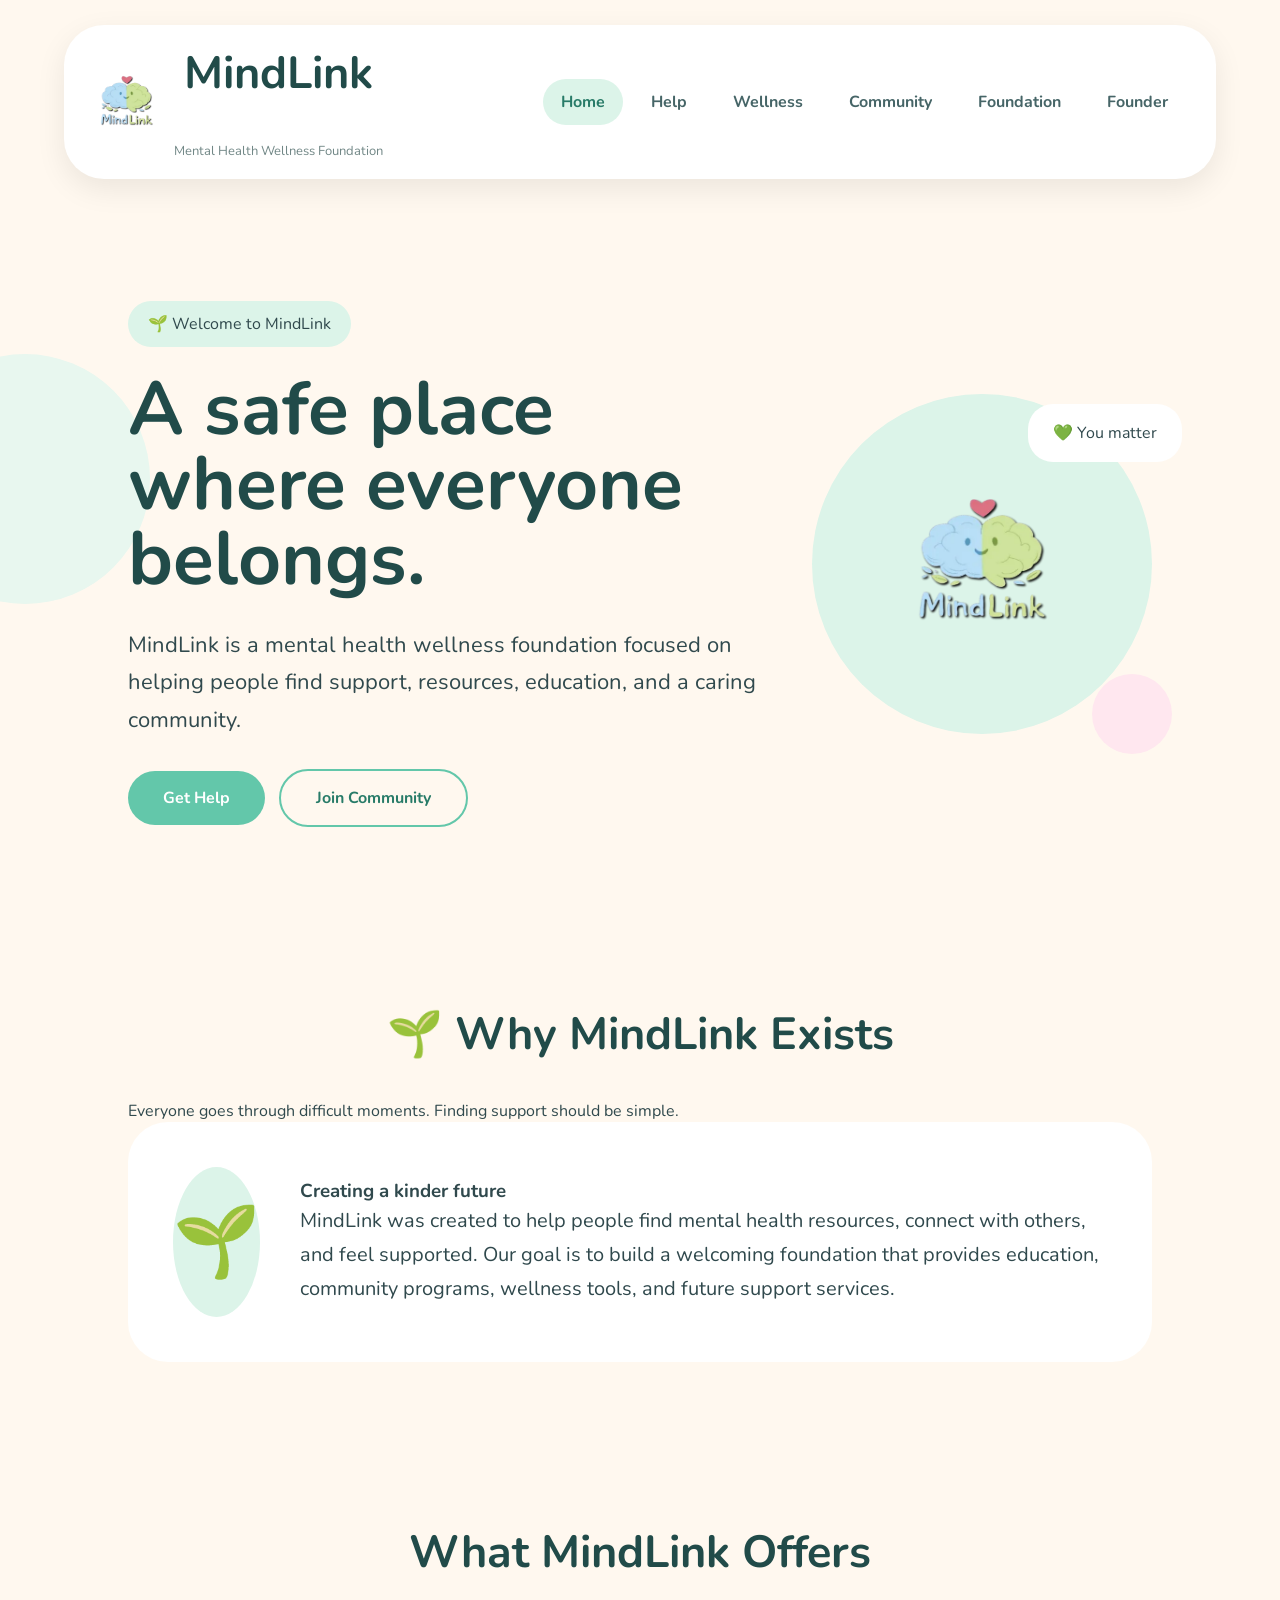
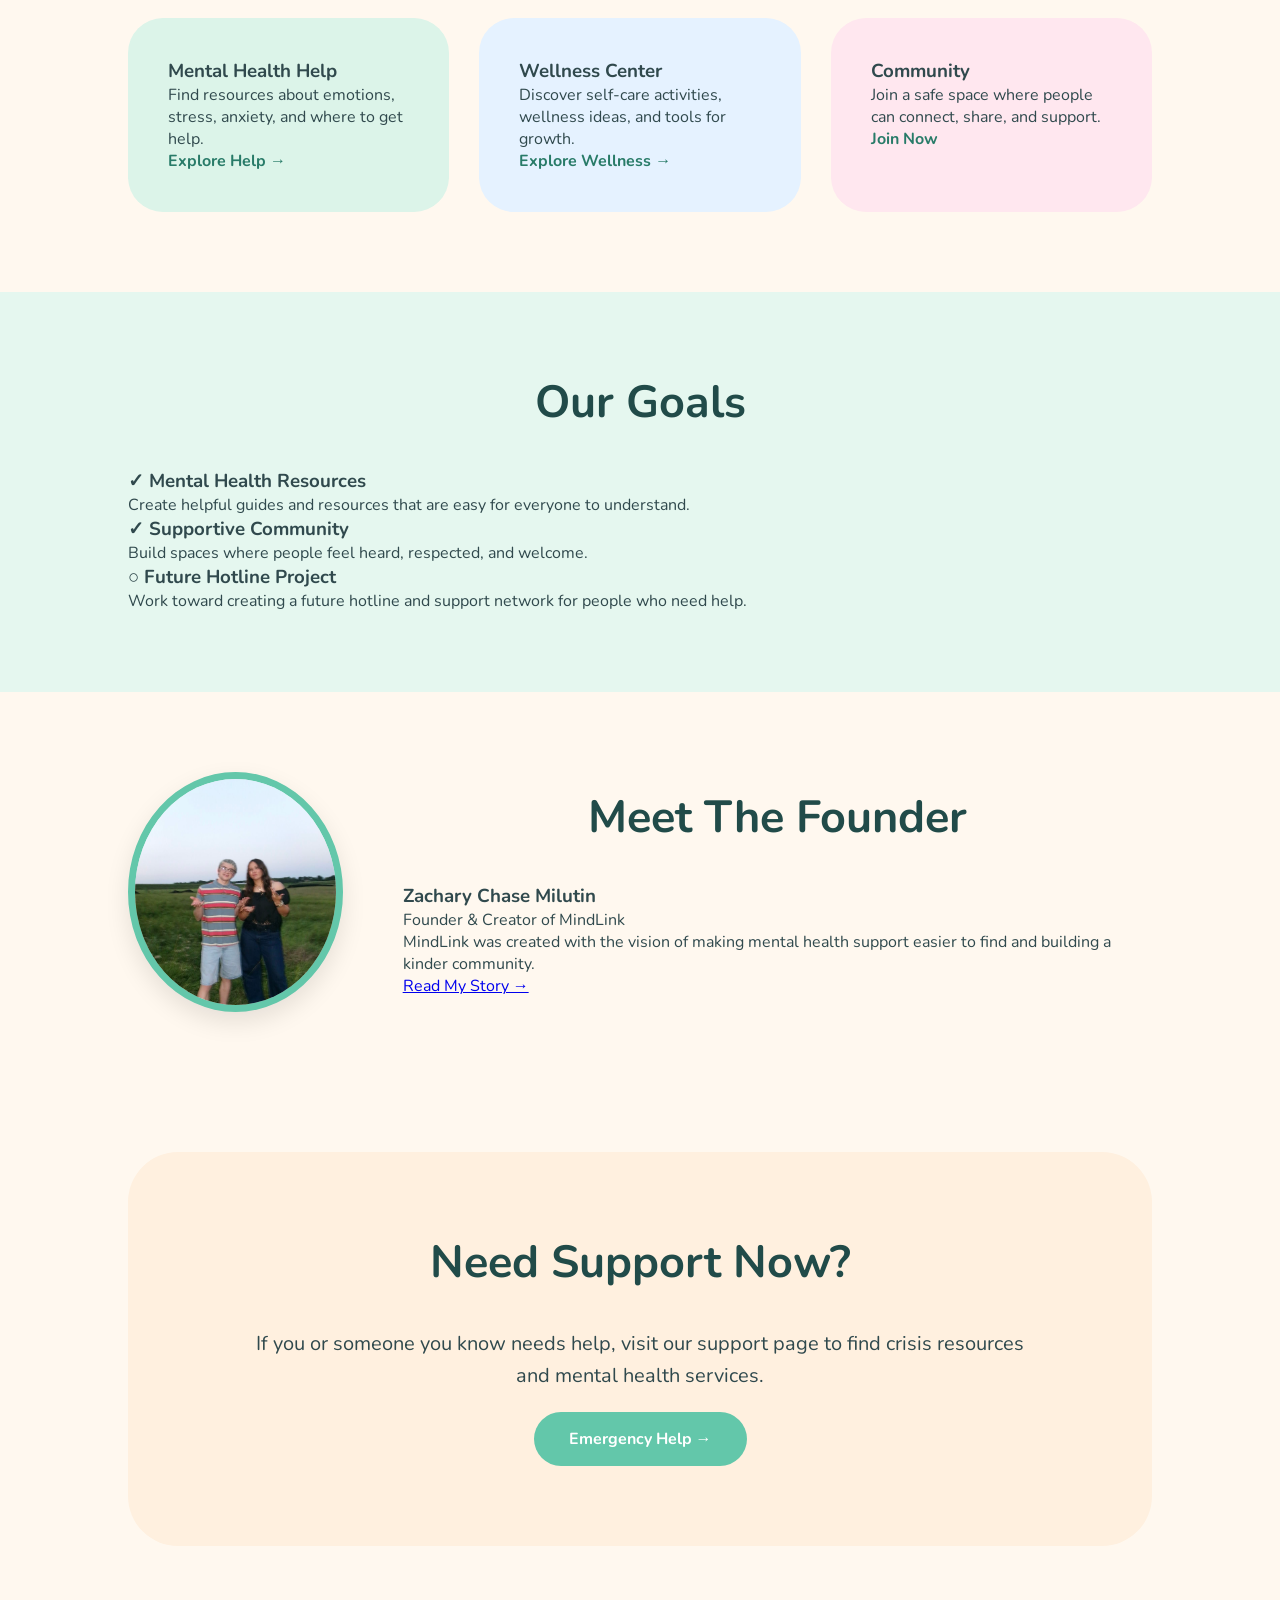
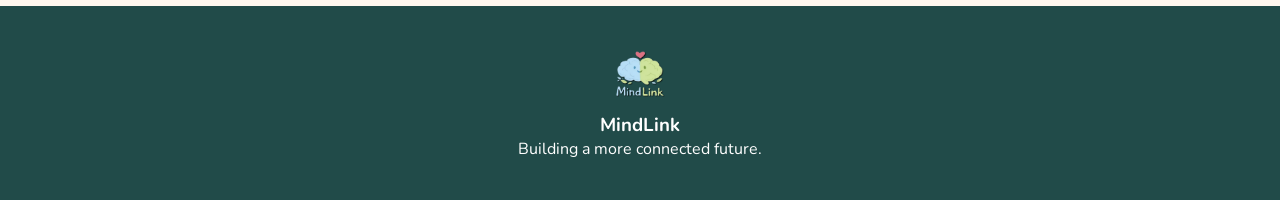
<file: index.html>
<!DOCTYPE html>
<html lang="en">

<head>

<meta charset="UTF-8">
<meta name="viewport" content="width=device-width, initial-scale=1.0">

<title>MindLink | Mental Health Wellness Foundation</title>

<link href="https://fonts.googleapis.com/css2?family=Nunito:wght@400;700;900&display=swap" rel="stylesheet">

<link rel="stylesheet" href="style.css">

</head>


<body>


<header class="navbar">

<div class="logo-area">

<img src="logo.png" alt="MindLink Logo">
<div>
<h2>MindLink</h2>
<span>Mental Health Wellness Foundation</span>
</div>

</div>


<nav>

<a class="active" href="index.html">Home</a>
<a href="help.html">Help</a>
<a href="wellness.html">Wellness</a>
<a href="community.html">Community</a>
<a href="foundation.html">Foundation</a>
<a href="founder.html">Founder</a>

</nav>

</header>




<section class="hero">


<div class="hero-text">


<div class="welcome-tag">
🌱 Welcome to MindLink
</div>


<h1>
A safe place<br>
where everyone belongs.
</h1>


<p>
MindLink is a mental health wellness foundation
focused on helping people find support,
resources, education, and a caring community.
</p>


<div class="hero-buttons">

<a href="help.html">
Get Help
</a>


<a href="community.html">
Join Community
</a>


</div>


</div>



<div class="hero-picture">

<div class="bubble">
💚 You matter
</div>


<div class="illustration">

<img src="logo.png" alt="MindLink Logo">

</div>


</div>


</section>








<section class="mission">


<div class="section-title">

<h2>
🌱 Why MindLink Exists
</h2>

<p>
Everyone goes through difficult moments.
Finding support should be simple.
</p>

</div>



<div class="story-box">


<div class="story-image">
🌱
</div>



<div>

<h3>
Creating a kinder future
</h3>


<p>
MindLink was created to help people
find mental health resources, connect
with others, and feel supported.

Our goal is to build a welcoming
foundation that provides education,
community programs, wellness tools,
and future support services.
</p>


</div>


</div>


</section>








<section class="services">


<h2>
What MindLink Offers
</h2>



<div class="service-grid">



<div class="service-card green">

<div class="icon">

</div>

<h3>
Mental Health Help
</h3>


<p>
Find resources about emotions,
stress, anxiety, and where to get help.
</p>


<a href="help.html">
Explore Help →
</a>


</div>







<div class="service-card blue">

<div class="icon">

</div>


<h3>
Wellness Center
</h3>


<p>
Discover self-care activities,
wellness ideas, and tools for growth.
</p>


<a href="wellness.html">
Explore Wellness →
</a>


</div>







<div class="service-card pink">

<div class="icon">

</div>


<h3>
Community
</h3>


<p>
Join a safe space where people
can connect, share, and support.
</p>


<a href="https://discord.gg/MCFGhWHumT" class="join-btn">Join Now</a>


</div>



</div>


</section>








<section class="goals">


<h2>
Our Goals
</h2>



<div class="goal-container">


<div class="goal-item">

<h3>
✓ Mental Health Resources
</h3>

<p>
Create helpful guides and resources
that are easy for everyone to understand.
</p>

</div>



<div class="goal-item">

<h3>
✓ Supportive Community
</h3>

<p>
Build spaces where people feel heard,
respected, and welcome.
</p>

</div>




<div class="goal-item future">

<h3>
○ Future Hotline Project
</h3>

<p>
Work toward creating a future hotline
and support network for people who need help.
</p>

</div>


</div>


</section>








<section class="founder">


<div class="founder-photo">

<img src="founder.png">" alt="Zachary Chase Milutin - Founder of MindLink">

</div>


<div class="founder-text">


<h2>
Meet The Founder
</h2>


<h3>
Zachary Chase Milutin
</h3>


<p>
Founder & Creator of MindLink
</p>


<p>
MindLink was created with the vision
of making mental health support easier
to find and building a kinder community.
</p>


<a href="founder.html">
Read My Story →
</a>


</div>


</section>







<section class="help-now">


<div class="help-icon">

</div>


<h2>
Need Support Now?
</h2>


<p>
If you or someone you know needs help,
visit our support page to find crisis
resources and mental health services.
</p>


<a href="help.html">
Emergency Help →
</a>


</section>







<footer>


<img src="logo.png">

<h3>
MindLink
</h3>


<p>
Building a more connected future.
</p>


</footer>



</body>

</html>
</file>
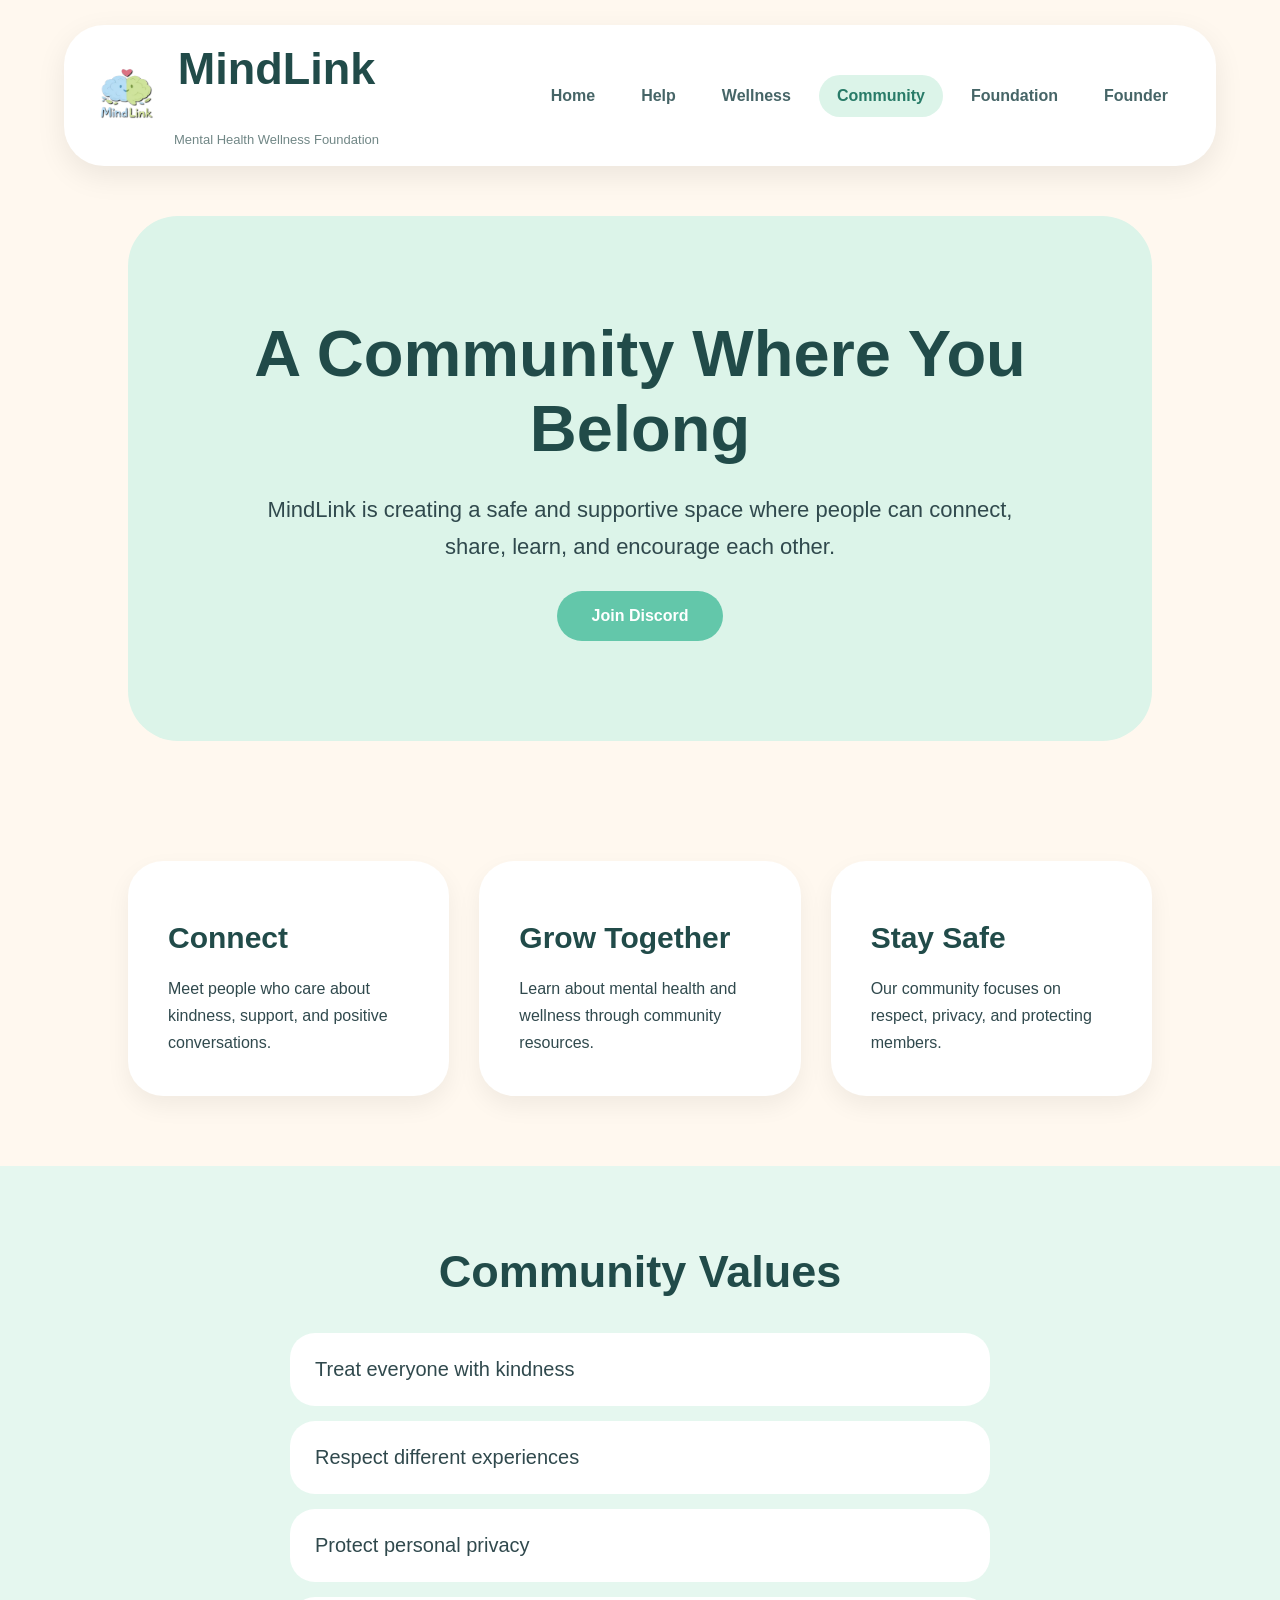
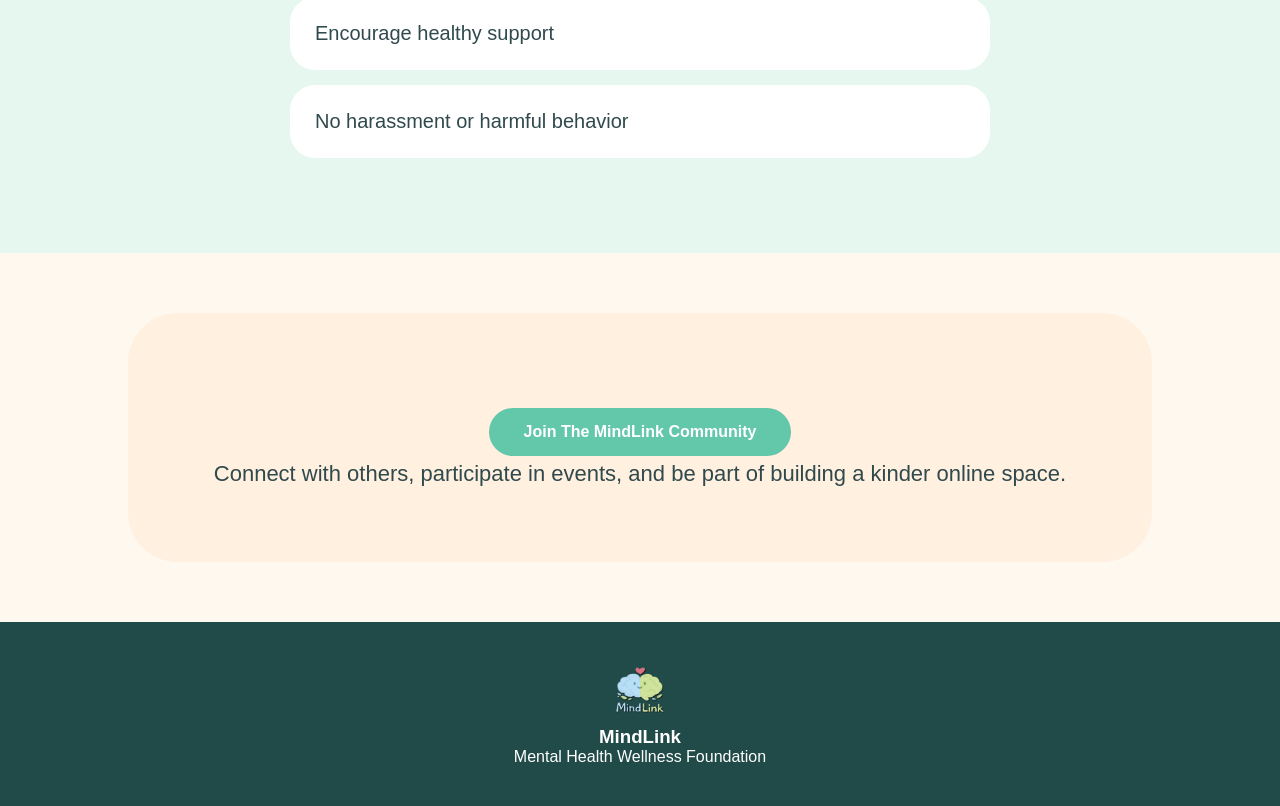
<file: community.html>
<!DOCTYPE html>
<html lang="en">

<head>

<meta charset="UTF-8">
<meta name="viewport" content="width=device-width, initial-scale=1.0">

<title>MindLink | Community</title>

<link rel="stylesheet" href="style.css">
<link rel="stylesheet" href="community.css">

</head>


<body>


<header class="navbar">

<div class="logo-area">

<img src="logo.png" alt="MindLink Logo">

<div>
<h2>MindLink</h2>
<span>Mental Health Wellness Foundation</span>
</div>

</div>


<nav>

<a href="index.html">Home</a>
<a href="help.html">Help</a>
<a href="wellness.html">Wellness</a>
<a class="active" href="community.html">Community</a>
<a href="foundation.html">Foundation</a>
<a href="founder.html">Founder</a>

</nav>

</header>






<section class="community-hero">

<h1>
A Community Where You Belong
</h1>

<p>
MindLink is creating a safe and supportive
space where people can connect, share,
learn, and encourage each other.
</p>


<a href="https://discord.gg/MCFGhWHumT" class="join-btn">Join Discord</a>

</section>







<section class="community-cards">


<div class="community-card">

<div>

</div>

<h2>
Connect
</h2>

<p>
Meet people who care about kindness,
support, and positive conversations.
</p>

</div>





<div class="community-card">

<div>

</div>

<h2>
Grow Together
</h2>

<p>
Learn about mental health and wellness
through community resources.
</p>

</div>





<div class="community-card">

<div>

</div>

<h2>
Stay Safe
</h2>

<p>
Our community focuses on respect,
privacy, and protecting members.
</p>

</div>


</section>







<section class="rules">


<h2>
Community Values
</h2>


<div class="rule-list">


<div>
Treat everyone with kindness
</div>


<div>
Respect different experiences
</div>


<div>
Protect personal privacy
</div>


<div>
Encourage healthy support
</div>


<div>
 No harassment or harmful behavior
</div>


</div>


</section>







<section class="discord-box">


<a href="https://discord.gg/MCFGhWHumT" class="join-btn">Join The MindLink Community</a>


<p>
Connect with others, participate in events,
and be part of building a kinder online space.
</p>




</section>







<footer>

<img src="logo.png" alt="MindLink Logo">

<h3>
MindLink
</h3>

<p>
Mental Health Wellness Foundation
</p>

</footer>


</body>

</html>
</file>
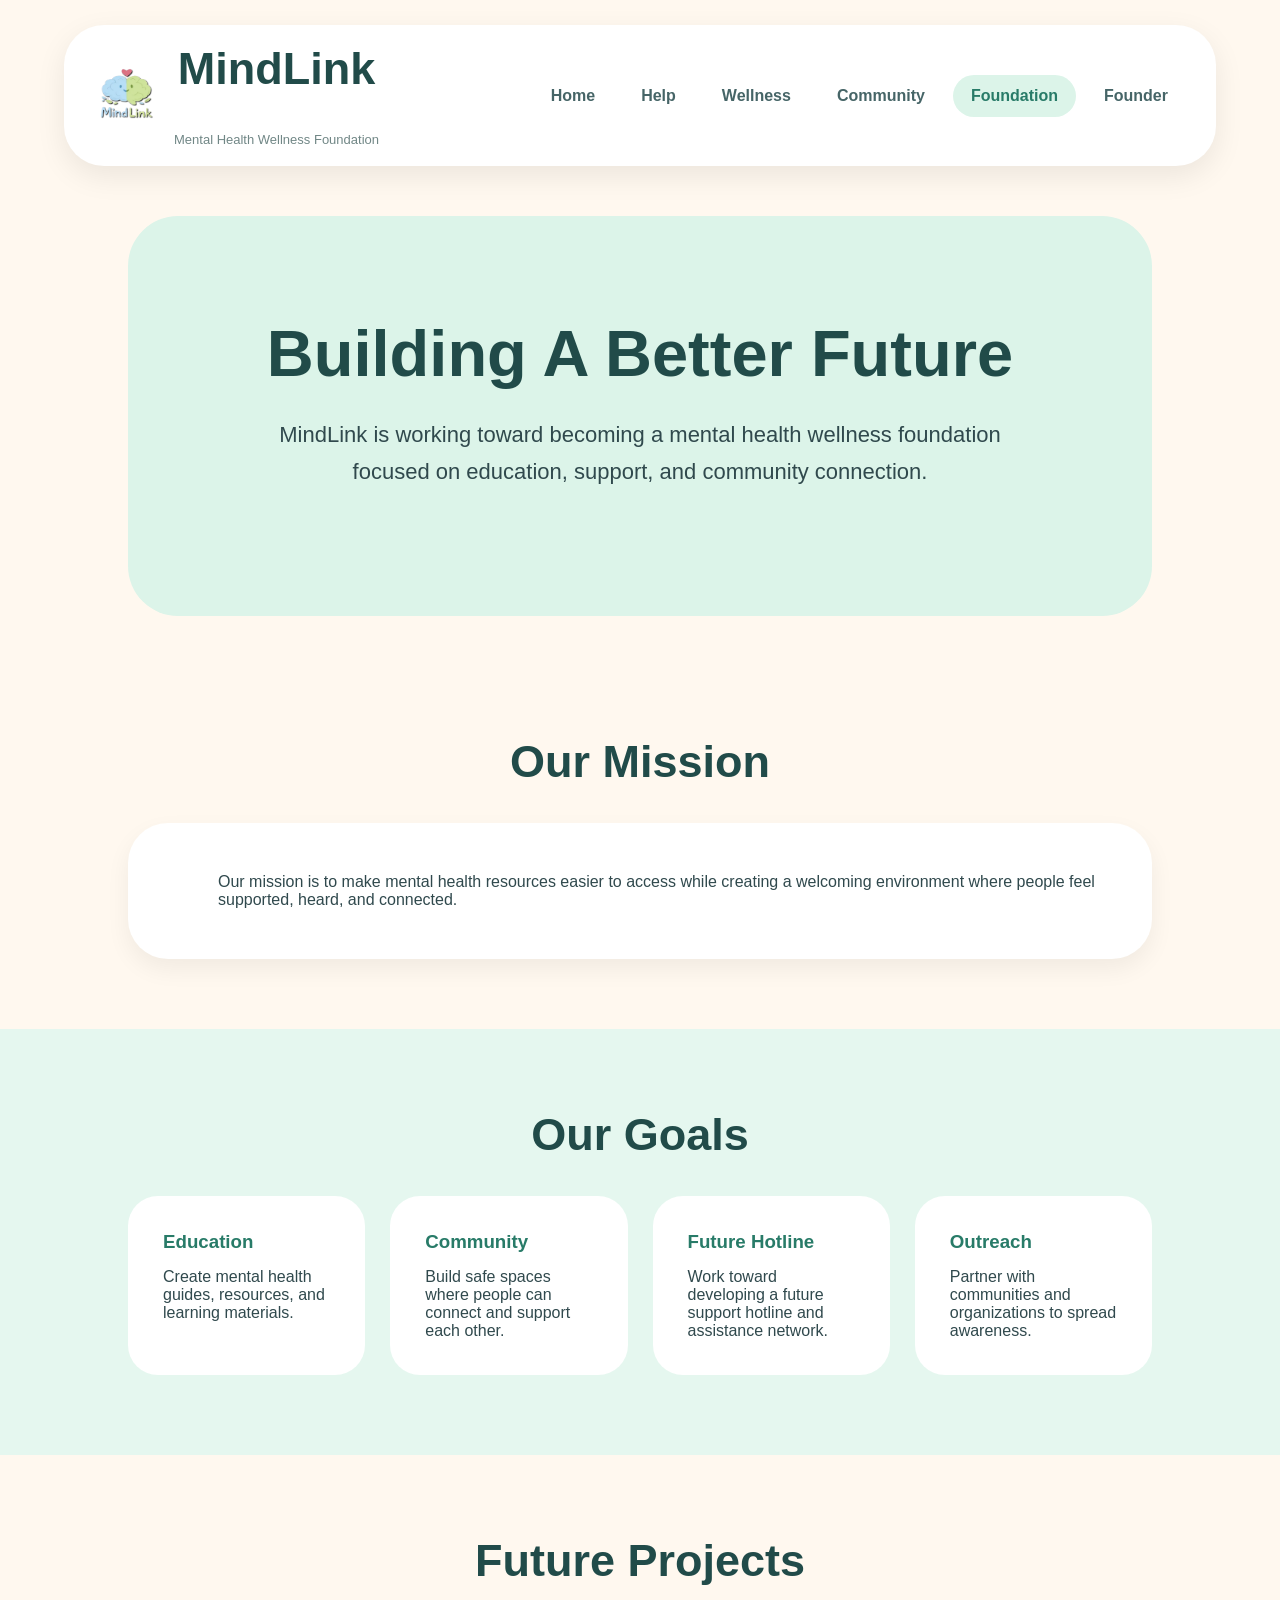
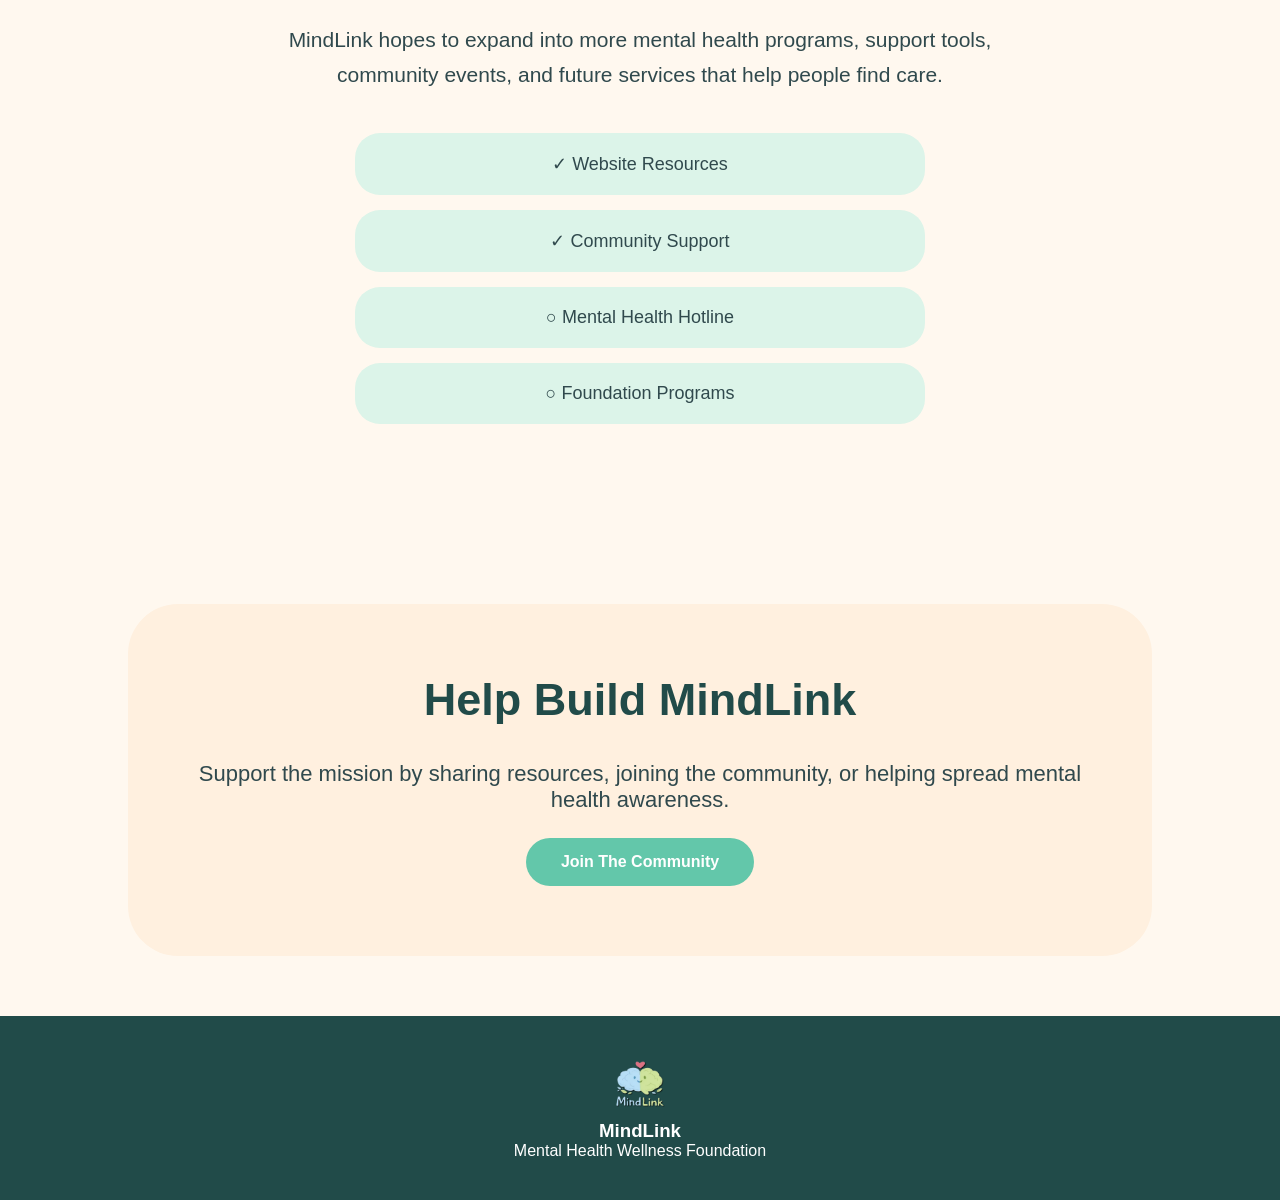
<file: foundation.html>
<!DOCTYPE html>
<html lang="en">

<head>

<meta charset="UTF-8">
<meta name="viewport" content="width=device-width, initial-scale=1.0">

<title>MindLink | Foundation</title>

<link rel="stylesheet" href="style.css">
<link rel="stylesheet" href="foundation.css">

</head>


<body>


<header class="navbar">


<div class="logo-area">

<img src="logo.png" alt="MindLink Logo">

<div>

<h2>MindLink</h2>

<span>
Mental Health Wellness Foundation
</span>

</div>

</div>



<nav>

<a href="index.html">Home</a>
<a href="help.html">Help</a>
<a href="wellness.html">Wellness</a>
<a href="community.html">Community</a>
<a class="active" href="foundation.html">Foundation</a>
<a href="founder.html">Founder</a>

</nav>


</header>







<section class="foundation-hero">


<h1>
Building A Better Future
</h1>


<p>
MindLink is working toward becoming a mental
health wellness foundation focused on education,
support, and community connection.
</p>


</section>








<section class="mission-section">


<h2>
Our Mission
</h2>


<div class="mission-box">


<div>

</div>


<p>
Our mission is to make mental health resources
easier to access while creating a welcoming
environment where people feel supported,
heard, and connected.
</p>


</div>


</section>








<section class="goals-section">


<h2>
Our Goals
</h2>



<div class="foundation-grid">


<div>

<h3>
Education
</h3>

<p>
Create mental health guides,
resources, and learning materials.
</p>

</div>




<div>

<h3>
Community
</h3>

<p>
Build safe spaces where people
can connect and support each other.
</p>

</div>





<div>

<h3>
Future Hotline
</h3>

<p>
Work toward developing a future
support hotline and assistance network.
</p>

</div>



<div>

<h3>
Outreach
</h3>

<p>
Partner with communities and
organizations to spread awareness.
</p>

</div>



</div>


</section>








<section class="future-project">


<h2>
Future Projects
</h2>


<p>

MindLink hopes to expand into more
mental health programs, support tools,
community events, and future services
that help people find care.

</p>


<div class="progress-box">


<div>
✓ Website Resources
</div>


<div>
✓ Community Support
</div>


<div>
○ Mental Health Hotline
</div>


<div>
○ Foundation Programs
</div>


</div>


</section>








<section class="support-foundation">


<h2>
Help Build MindLink
</h2>


<p>
Support the mission by sharing resources,
joining the community, or helping spread
mental health awareness.
</p>


<a href="community.html">
Join The Community
</a>


</section>








<footer>

<img src="logo.png" alt="MindLink Logo">

<h3>
MindLink
</h3>

<p>
Mental Health Wellness Foundation
</p>

</footer>


</body>

</html>
</file>
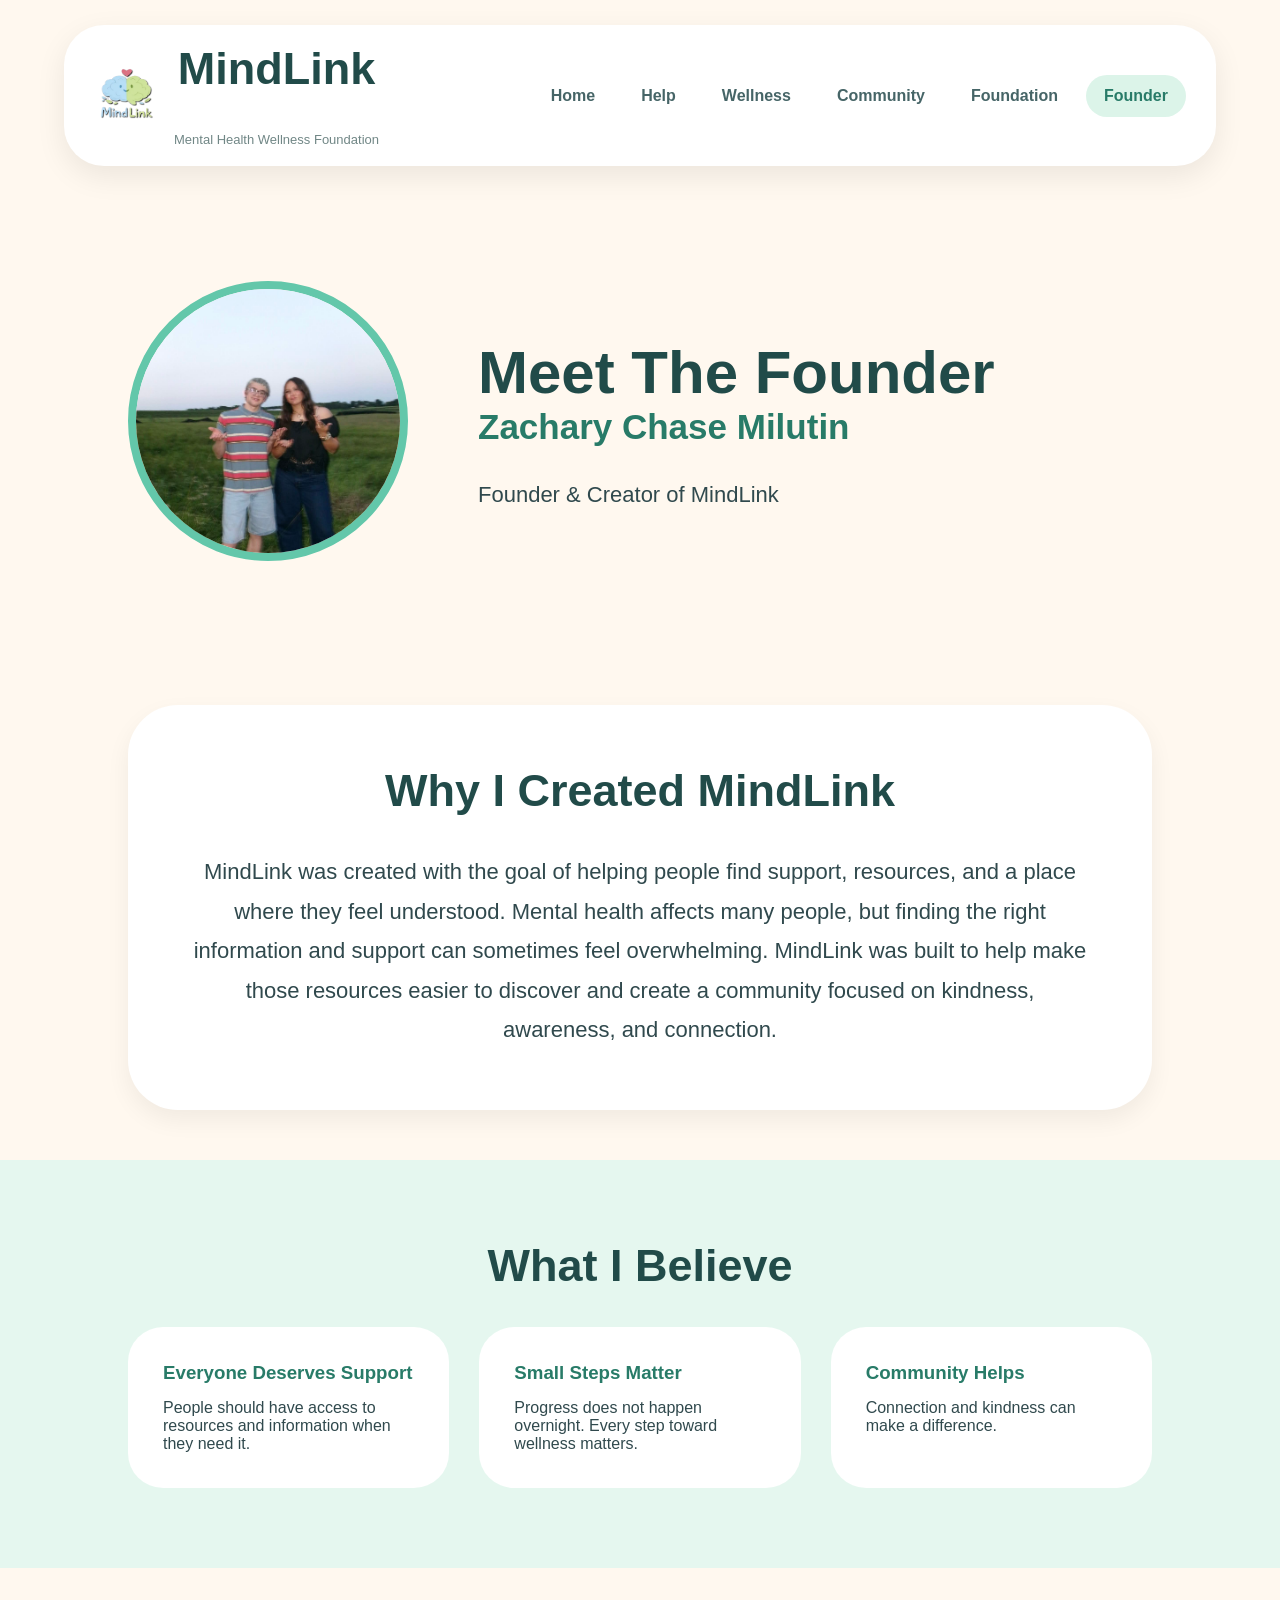
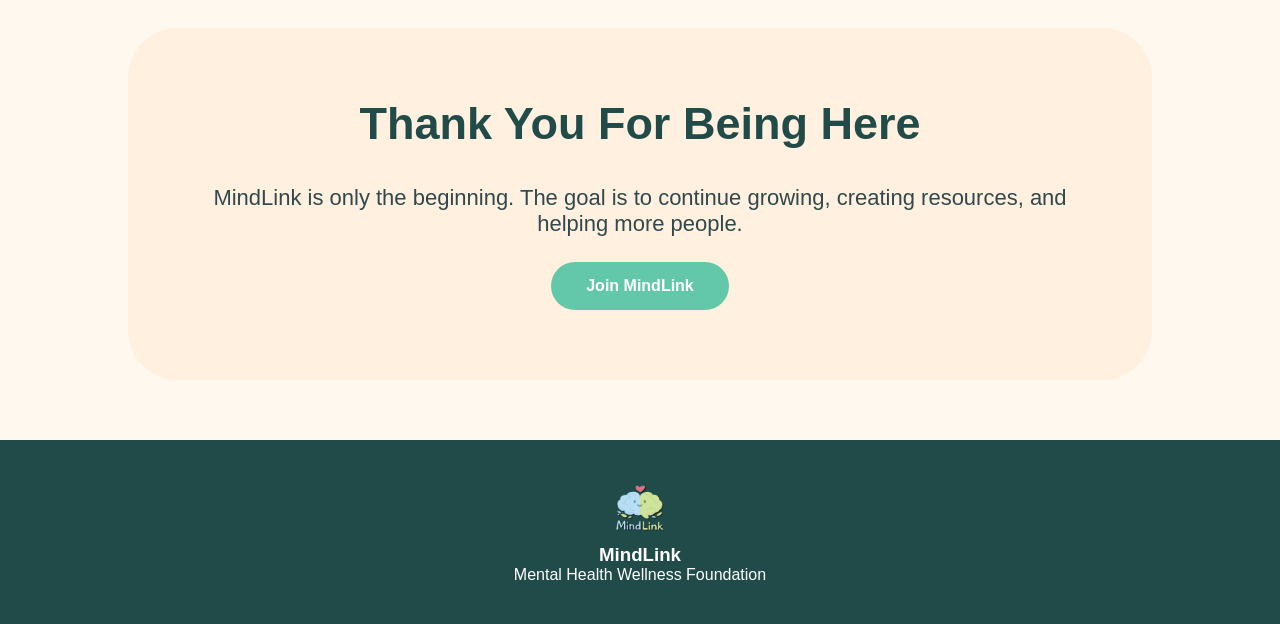
<file: founder.html>
<!DOCTYPE html>
<html lang="en">

<head>

<meta charset="UTF-8">
<meta name="viewport" content="width=device-width, initial-scale=1.0">

<title>MindLink | Founder</title>

<link rel="stylesheet" href="style.css">
<link rel="stylesheet" href="founder.css">

</head>


<body>



<header class="navbar">


<div class="logo-area">

<img src="logo.png" alt="MindLink Logo">

<div>

<h2>
MindLink
</h2>

<span>
Mental Health Wellness Foundation
</span>

</div>

</div>




<nav>

<a href="index.html">Home</a>
<a href="help.html">Help</a>
<a href="wellness.html">Wellness</a>
<a href="community.html">Community</a>
<a href="foundation.html">Foundation</a>
<a class="active" href="founder.html">Founder</a>

</nav>


</header>







<section class="founder-hero">


<div class="founder-picture">

<img src="founder.png">

</div>



<div class="founder-intro">


<h1>
Meet The Founder
</h1>


<h2>
Zachary Chase Milutin
</h2>


<p>
Founder & Creator of MindLink
</p>


</div>


</section>








<section class="founder-story">


<h2>
Why I Created MindLink
</h2>



<p>
MindLink was created with the goal of helping
people find support, resources, and a place
where they feel understood.

Mental health affects many people, but finding
the right information and support can sometimes
feel overwhelming.

MindLink was built to help make those resources
easier to discover and create a community
focused on kindness, awareness, and connection.
</p>


</section>








<section class="founder-values">


<h2>
What I Believe
</h2>



<div class="values-grid">


<div>

<h3>
Everyone Deserves Support
</h3>

<p>
People should have access to resources
and information when they need it.
</p>

</div>



<div>

<h3>
Small Steps Matter
</h3>

<p>
Progress does not happen overnight.
Every step toward wellness matters.
</p>

</div>



<div>

<h3>
Community Helps
</h3>

<p>
Connection and kindness can make a difference.
</p>

</div>


</div>


</section>








<section class="founder-message">


<h2>
Thank You For Being Here
</h2>


<p>
MindLink is only the beginning.
The goal is to continue growing,
creating resources, and helping more people.
</p>


<a href="https://discord.gg/MCFGhWHumT" class="join-btn">Join MindLink</a>


</section>








<footer>

<img src="logo.png" alt="MindLink Logo">

<h3>
MindLink
</h3>

<p>
Mental Health Wellness Foundation
</p>

</footer>


</body>

</html>
</file>
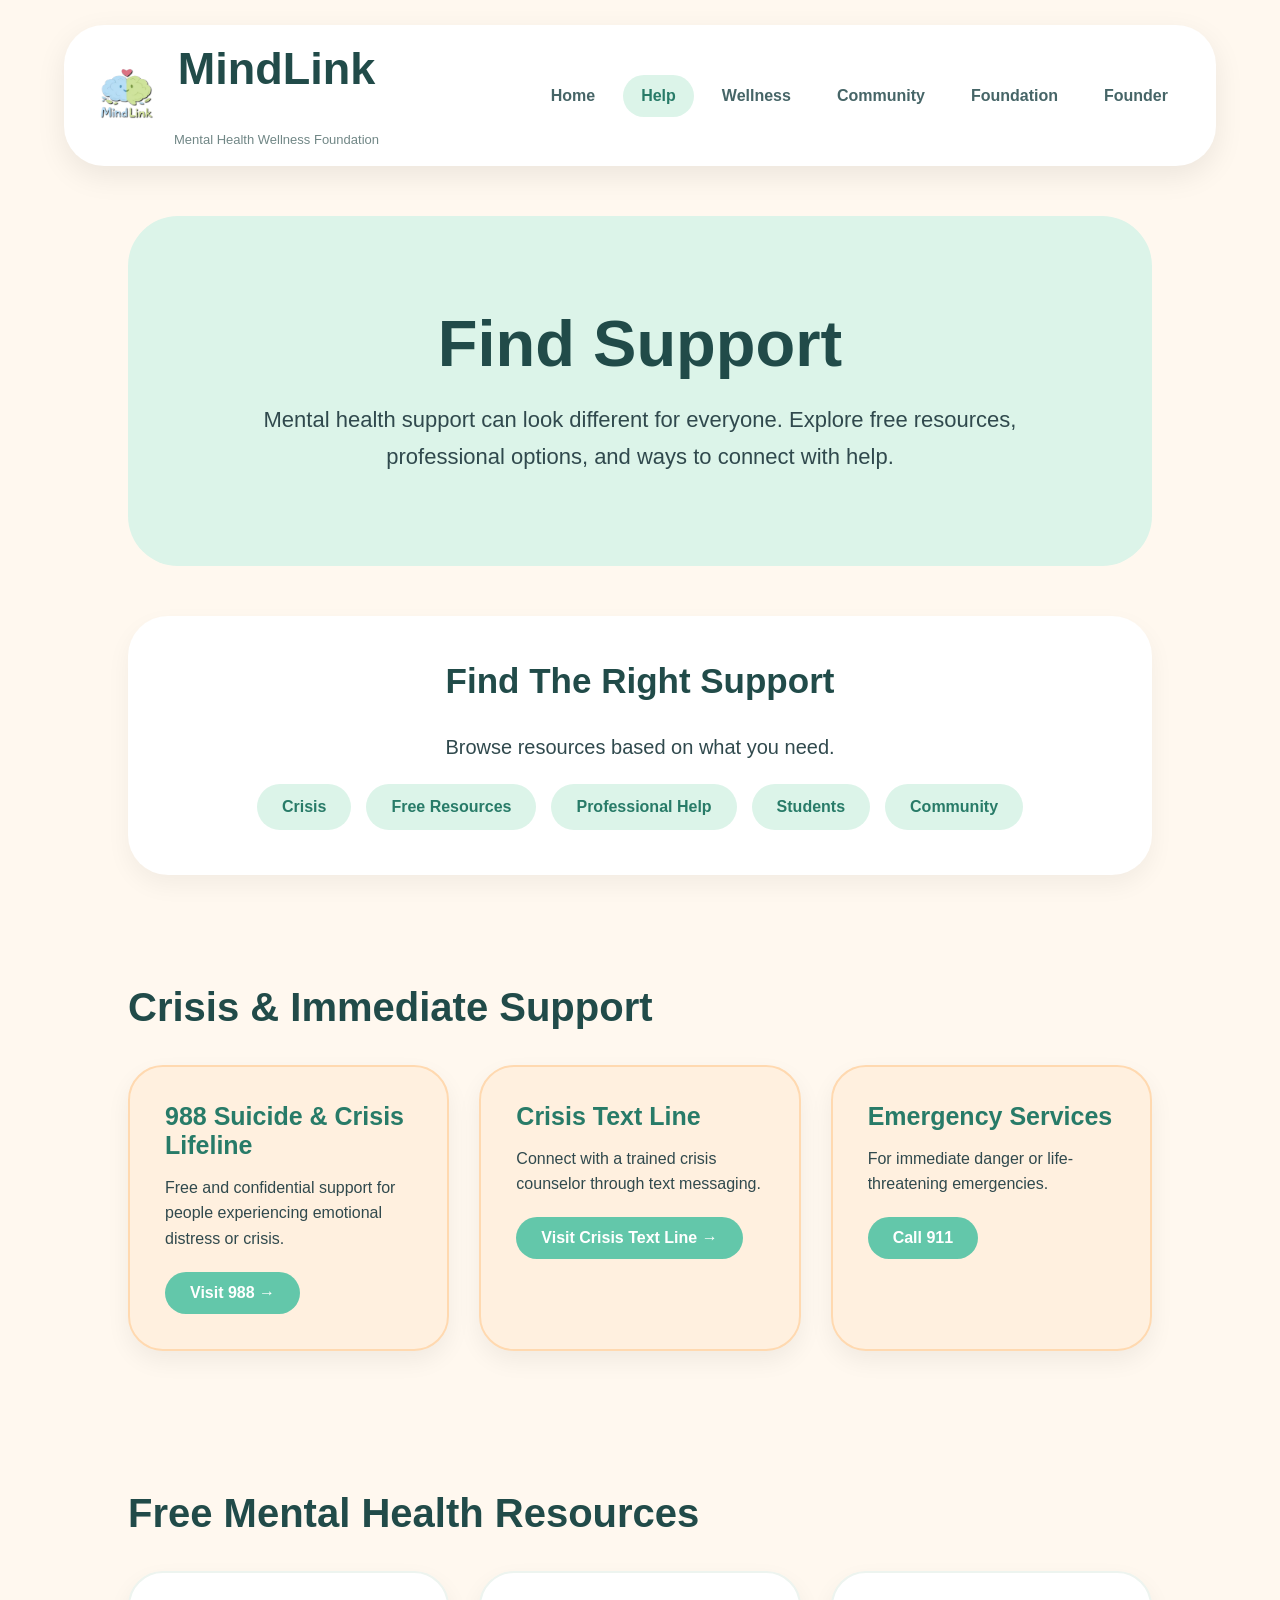
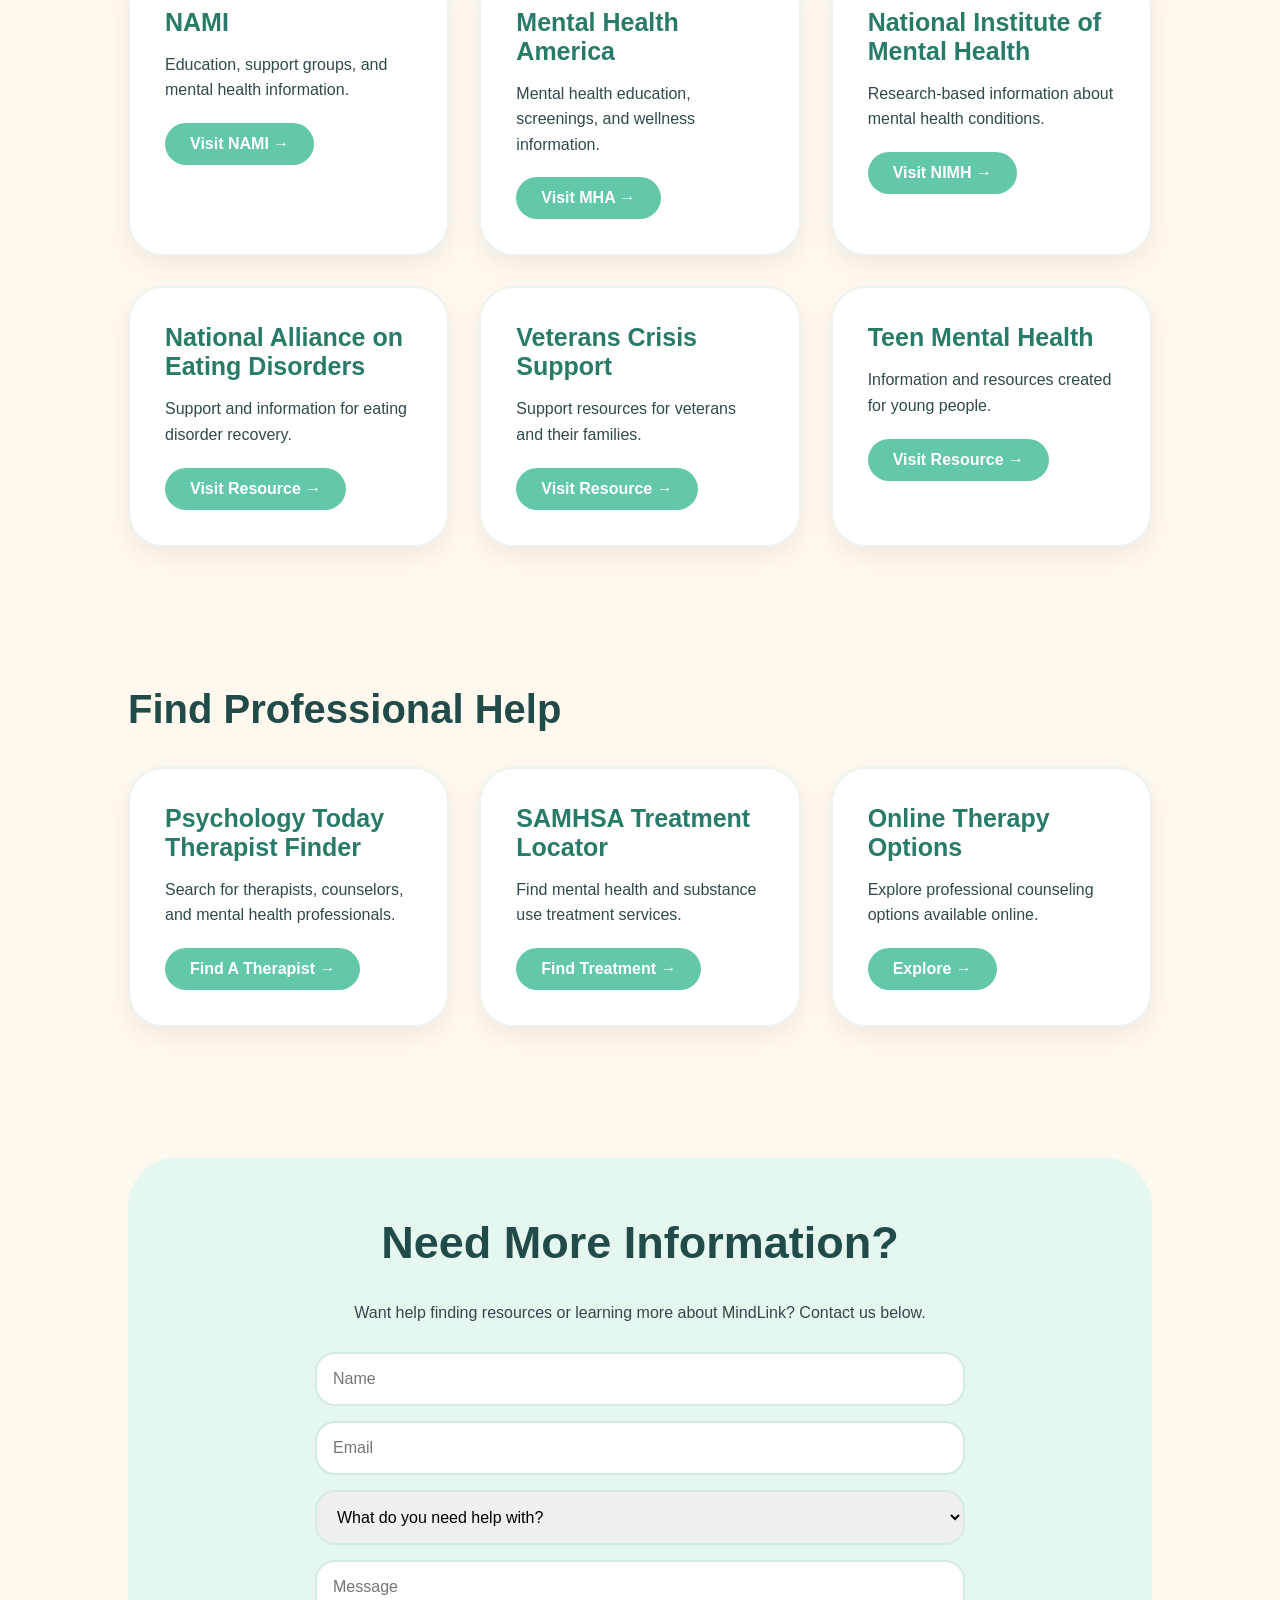
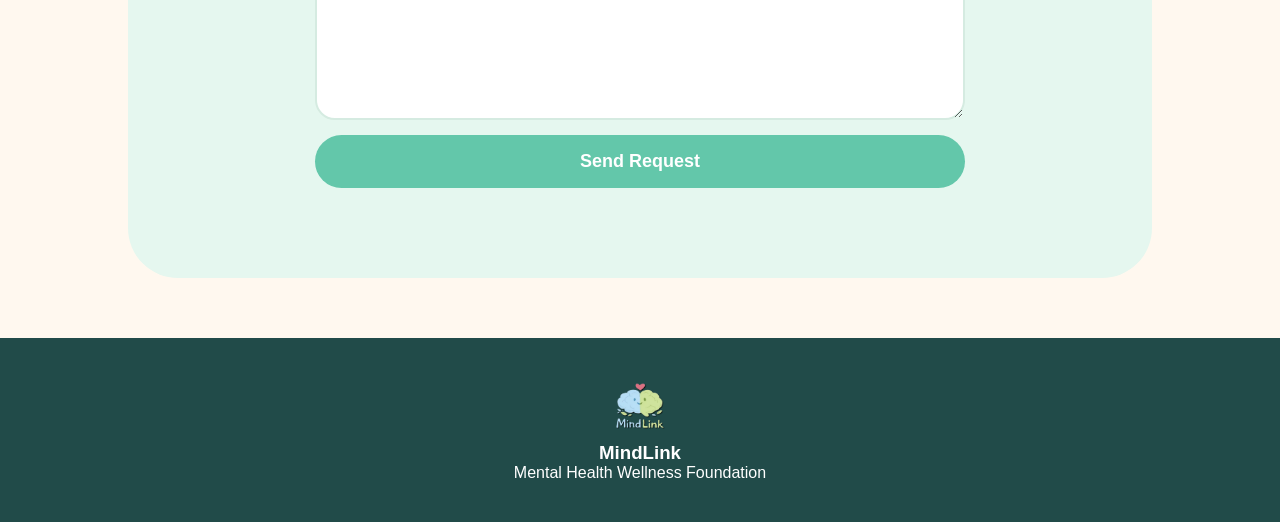
<file: help.html>
<!DOCTYPE html>
<html lang="en">

<head>

<meta charset="UTF-8">
<meta name="viewport" content="width=device-width, initial-scale=1.0">

<title>MindLink | Get Help</title>

<link rel="stylesheet" href="style.css">
<link rel="stylesheet" href="help.css">
</head>


<body>


<header class="navbar">

<div class="logo-area">

<img src="logo.png" alt="MindLink Logo">

<div>
<h2>MindLink</h2>
<span>Mental Health Wellness Foundation</span>
</div>

</div>


<nav>

<a href="index.html">Home</a>
<a class="active" href="help.html">Help</a>
<a href="wellness.html">Wellness</a>
<a href="community.html">Community</a>
<a href="foundation.html">Foundation</a>
<a href="founder.html">Founder</a>

</nav>

</header>





<section class="help-hero">

<h1>
Find Support
</h1>

<p>
Mental health support can look different for everyone.
Explore free resources, professional options,
and ways to connect with help.
</p>

</section>


<section class="resource-filter">

<h2>
Find The Right Support
</h2>

<p>
Browse resources based on what you need.
</p>


<div class="filter-buttons">

<button>
Crisis
</button>

<button>
Free Resources
</button>

<button>
Professional Help
</button>

<button>
Students
</button>

<button>
Community
</button>

</div>

</section>



<section class="resource-area">

<h2>Crisis & Immediate Support</h2>

<div class="resource-grid">


<div class="resource-card crisis">
<h3>988 Suicide & Crisis Lifeline</h3>
<p>
Free and confidential support for people experiencing emotional distress or crisis.
</p>
<a href="https://988lifeline.org/" target="_blank">
Visit 988 →
</a>
</div>



<div class="resource-card crisis">
<h3>Crisis Text Line</h3>
<p>
Connect with a trained crisis counselor through text messaging.
</p>
<a href="https://www.crisistextline.org/" target="_blank">
Visit Crisis Text Line →
</a>
</div>



<div class="resource-card crisis">
<h3>Emergency Services</h3>
<p>
For immediate danger or life-threatening emergencies.
</p>
<a href="#">
Call 911
</a>
</div>


</div>

</section>






<section class="resource-area">

<h2>Free Mental Health Resources</h2>

<div class="resource-grid">


<div class="resource-card">
<h3>NAMI</h3>
<p>
Education, support groups, and mental health information.
</p>
<a href="https://www.nami.org/" target="_blank">
Visit NAMI →
</a>
</div>



<div class="resource-card">
<h3>Mental Health America</h3>
<p>
Mental health education, screenings, and wellness information.
</p>
<a href="https://mhanational.org/" target="_blank">
Visit MHA →
</a>
</div>



<div class="resource-card">
<h3>National Institute of Mental Health</h3>
<p>
Research-based information about mental health conditions.
</p>
<a href="https://www.nimh.nih.gov/" target="_blank">
Visit NIMH →
</a>
</div>



<div class="resource-card">
<h3>National Alliance on Eating Disorders</h3>
<p>
Support and information for eating disorder recovery.
</p>
<a href="https://www.allianceforeatingdisorders.com/" target="_blank">
Visit Resource →
</a>
</div>



<div class="resource-card">
<h3>Veterans Crisis Support</h3>
<p>
Support resources for veterans and their families.
</p>
<a href="https://www.veteranscrisisline.net/" target="_blank">
Visit Resource →
</a>
</div>



<div class="resource-card">
<h3>Teen Mental Health</h3>
<p>
Information and resources created for young people.
</p>
<a href="https://teenmentalhealth.org/" target="_blank">
Visit Resource →
</a>
</div>


</div>

</section>







<section class="resource-area">

<h2>Find Professional Help</h2>


<div class="resource-grid">


<div class="resource-card">
<h3>Psychology Today Therapist Finder</h3>
<p>
Search for therapists, counselors, and mental health professionals.
</p>
<a href="https://www.psychologytoday.com/" target="_blank">
Find A Therapist →
</a>
</div>



<div class="resource-card">
<h3>SAMHSA Treatment Locator</h3>
<p>
Find mental health and substance use treatment services.
</p>
<a href="https://findtreatment.gov/" target="_blank">
Find Treatment →
</a>
</div>



<div class="resource-card">
<h3>Online Therapy Options</h3>
<p>
Explore professional counseling options available online.
</p>
<a href="#">
Explore →
</a>
</div>


</div>

</section>







<section class="contact-box">


<h2>
Need More Information?
</h2>


<p>
Want help finding resources or learning
more about MindLink? Contact us below.
</p>



<form>


<input placeholder="Name">


<input placeholder="Email">


<select>

<option>
What do you need help with?
</option>

<option>
Finding resources
</option>

<option>
Learning about MindLink
</option>

<option>
Community questions
</option>

</select>



<textarea placeholder="Message"></textarea>


<button>
Send Request
</button>


</form>


</section>





<footer>

<img src="logo.png" alt="MindLink Logo">

<h3>
MindLink
</h3>

<p>
Mental Health Wellness Foundation
</p>

</footer>



</body>

</html>
</file>
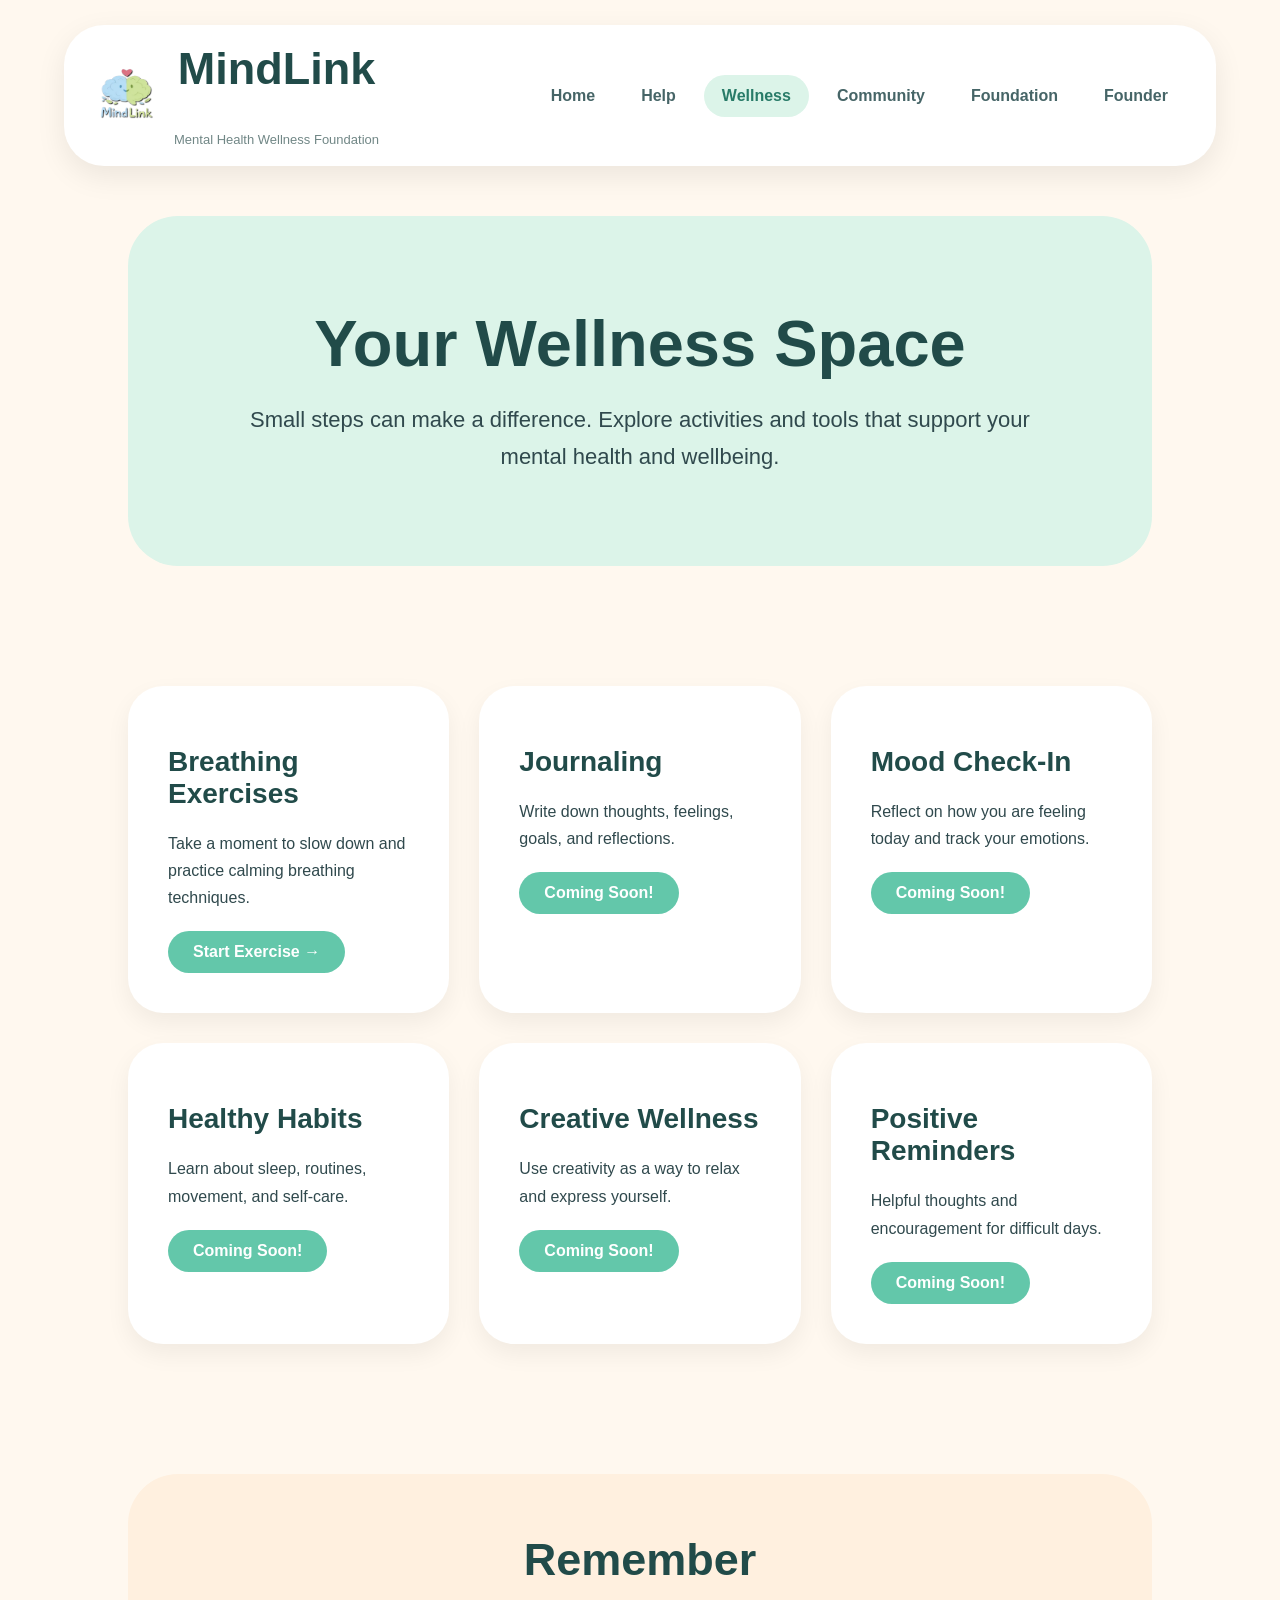
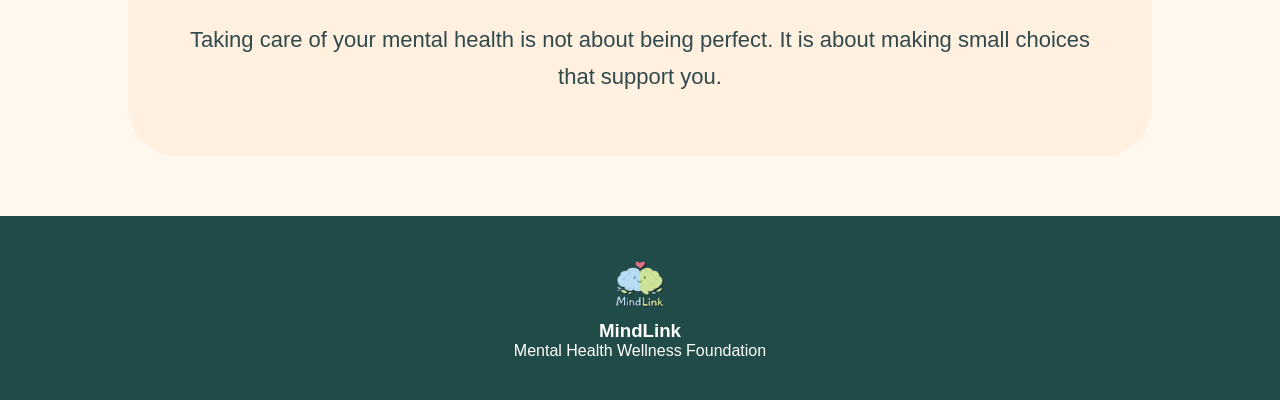
<file: wellness.html>
<!DOCTYPE html>
<html lang="en">

<head>

<meta charset="UTF-8">
<meta name="viewport" content="width=device-width, initial-scale=1.0">

<title>MindLink | Wellness Center</title>

<link rel="stylesheet" href="style.css">
<link rel="stylesheet" href="wellness.css">

</head>


<body>


<header class="navbar">


<div class="logo-area">

<img src="logo.png" alt="MindLink Logo">

<div>
<h2>MindLink</h2>
<span>Mental Health Wellness Foundation</span>
</div>

</div>



<nav>

<a href="index.html">Home</a>
<a href="help.html">Help</a>
<a class="active" href="wellness.html">Wellness</a>
<a href="community.html">Community</a>
<a href="foundation.html">Foundation</a>
<a href="founder.html">Founder</a>

</nav>


</header>








<section class="wellness-hero">

<h1>
Your Wellness Space
</h1>

<p>
Small steps can make a difference.
Explore activities and tools that support
your mental health and wellbeing.
</p>

</section>








<section class="wellness-grid">


<div class="wellness-card">

<div>

</div>

<h2>
Breathing Exercises
</h2>

<p>
Take a moment to slow down and practice
calming breathing techniques.
</p>

<a href="#">
Start Exercise →
</a>

</div>





<div class="wellness-card">

<div>

</div>

<h2>
Journaling
</h2>

<p>
Write down thoughts, feelings,
goals, and reflections.
</p>

<a href="#">
Coming Soon!
</a>

</div>






<div class="wellness-card">

<div>

</div>

<h2>
Mood Check-In
</h2>

<p>
Reflect on how you are feeling today
and track your emotions.
</p>

<a href="#">
Coming Soon!
</a>

</div>






<div class="wellness-card">

<div>

</div>

<h2>
Healthy Habits
</h2>

<p>
Learn about sleep, routines,
movement, and self-care.
</p>

<a href="#">
Coming Soon!
</a>

</div>






<div class="wellness-card">

<div>

</div>

<h2>
Creative Wellness
</h2>

<p>
Use creativity as a way to relax
and express yourself.
</p>

<a href="#">
Coming Soon!
</a>

</div>







<div class="wellness-card">

<div>

</div>

<h2>
Positive Reminders
</h2>

<p>
Helpful thoughts and encouragement
for difficult days.
</p>

<a href="#">
Coming Soon!
</a>

</div>



</section>







<section class="wellness-tip">


<h2>
Remember
</h2>


<p>
Taking care of your mental health is not
about being perfect. It is about making
small choices that support you.
</p>


</section>







<footer>

<img src="logo.png" alt="MindLink Logo">

<h3>
MindLink
</h3>

<p>
Mental Health Wellness Foundation
</p>

</footer>


</body>

</html>
</file>
<file: style.css>
*{
margin:0;
padding:0;
box-sizing:border-box;
}


body{

font-family:"Nunito",sans-serif;

background:#fff8ef;

color:#30494d;

}




.navbar{

width:90%;

margin:25px auto;

background:white;

padding:18px 30px;

border-radius:40px;

display:flex;

justify-content:space-between;

align-items:center;

box-shadow:0 10px 30px rgba(0,0,0,.08);

}



.logo-area{

display:flex;

align-items:center;

gap:15px;

}


.logo-area img{

width:65px;

}



.logo-area h2{

color:#214b49;

}



.logo-area span{

font-size:13px;

color:#718786;

}



nav{

display:flex;

gap:10px;

}



nav a{

text-decoration:none;

padding:12px 18px;

border-radius:25px;

color:#466567;

font-weight:bold;

}



nav a:hover,
nav .active{

background:#dcf4e9;

color:#287b68;

}





.hero{

display:flex;

align-items:center;

justify-content:space-between;

padding:90px 10%;

min-height:80vh;

}



.hero-text{

max-width:650px;

}



.welcome-tag{

background:#dcf4e9;

display:inline-block;

padding:12px 20px;

border-radius:30px;

margin-bottom:25px;

}



.hero h1{

font-size:75px;

line-height:1;

color:#214b49;

}



.hero p{

font-size:22px;

line-height:1.7;

margin:30px 0;

}



.hero-buttons a{

display:inline-block;

padding:16px 35px;

border-radius:30px;

text-decoration:none;

font-weight:bold;

}



.hero-buttons a:first-child{

background:#63c7aa;

color:white;

}



.hero-buttons a:last-child{

border:2px solid #63c7aa;

color:#287b68;

margin-left:10px;

}




.hero-picture{

position:relative;

}



.illustration{

height:340px;

width:340px;

background:#dcf4e9;

border-radius:50%;

display:flex;

align-items:center;

justify-content:center;

}



.illustration img{

width:160px;

}



.bubble{

position:absolute;

top:10px;

right:-30px;

background:white;

padding:18px 25px;

border-radius:25px;

}





section{

padding:80px 10%;

}




h2{

text-align:center;

font-size:45px;

color:#214b49;

margin-bottom:35px;

}




.story-box{

background:white;

padding:45px;

border-radius:40px;

display:flex;

gap:40px;

align-items:center;

}



.story-image{

font-size:70px;

background:#dcf4e9;

width:150px;

height:150px;

border-radius:50%;

display:flex;

align-items:center;

justify-content:center;

}



.story-box p{

font-size:20px;

line-height:1.7;

}





.service-grid{

display:grid;

grid-template-columns:repeat(3,1fr);

gap:30px;

}



.service-card{

padding:40px;

border-radius:35px;

}



.green{

background:#dcf4e9;

}



.blue{

background:#e5f2ff;

}



.pink{

background:#ffe7ef;

}



.icon{

font-size:55px;

}



.service-card a{

text-decoration:none;

color:#287b68;

font-weight:bold;

}





.goals{

background:#e5f7ef;

}



.goal-box{

background:white;

max-width:700px;

margin:auto;

padding:30px;

border-radius:35px;

}



.goal-box p{

padding:15px;

font-size:20px;

}





.founder{

display:flex;

align-items:center;

gap:60px;

}



.founder-photo{

width:230px;

height:230px;

background:#dcf4e9;

border-radius:50%;

border:7px solid #63c7aa;

}





.help-now{

background:#fff0df;

margin:60px 10%;

border-radius:50px;

text-align:center;

}



.help-icon{

font-size:60px;

}



.help-now p{

font-size:20px;

line-height:1.6;

}



.help-now a{

display:inline-block;

background:#63c7aa;

color:white;

padding:16px 35px;

border-radius:30px;

text-decoration:none;

margin-top:20px;

font-weight:bold;

}




footer{

background:#214b49;

color:white;

text-align:center;

padding:40px;

}



footer img{

width:60px;

}




@media(max-width:900px){

.navbar,
.hero,
.story-box,
.founder{

flex-direction:column;

}



nav{

flex-wrap:wrap;

justify-content:center;

}



.hero h1{

font-size:50px;

}



.service-grid{

grid-template-columns:1fr;

}

}

/* CARTOON STYLE */


.story-image img{

width:100px;

height:100px;

object-fit:contain;

}



.icon img{

width:75px;

height:75px;

object-fit:contain;

}



.service-card{

transition:.25s;

}



.service-card:hover{

transform:translateY(-8px);

}




.hero::before{

content:"";

position:absolute;

width:250px;

height:250px;

background:#e8f7ef;

border-radius:50%;

top:150px;

left:-100px;

z-index:-1;

}



section{

position:relative;

}





/* SOFT SHAPES */


.hero-picture::after{

content:"";

position:absolute;

width:80px;

height:80px;

background:#ffe7ef;

border-radius:50%;

bottom:-20px;

right:-20px;

}





button,
a{

transition:.2s;

}



a:hover{

opacity:.85;

}

.founder-photo{

width:240px;
height:240px;
border-radius:50%;
overflow:hidden;
background:#dcf4e9;
border:7px solid #63c7aa;
box-shadow:0 10px 25px rgba(0,0,0,.1);

}


.founder-photo img{

width:100%;
height:100%;
object-fit:cover;

}
</file>
<file: community.css>
/* COMMUNITY PAGE */


.community-hero{

background:#dcf4e9;

margin:50px 10%;

padding:100px 40px;

border-radius:50px;

text-align:center;

}



.community-hero h1{

font-size:65px;

color:#214b49;

}



.community-hero p{

max-width:800px;

margin:25px auto;

font-size:22px;

line-height:1.7;

}



.community-hero a{

display:inline-block;

background:#63c7aa;

color:white;

padding:16px 35px;

border-radius:30px;

text-decoration:none;

font-weight:bold;

}





.community-cards{

padding:70px 10%;

display:grid;

grid-template-columns:repeat(3,1fr);

gap:30px;

}



.community-card{

background:white;

padding:40px;

border-radius:35px;

box-shadow:0 10px 25px rgba(0,0,0,.06);

}



.community-card div{

font-size:55px;

}



.community-card h2{

text-align:left;

font-size:30px;

margin:20px 0;

}



.community-card p{

line-height:1.7;

}





.rules{

background:#e5f7ef;

padding:80px 10%;

}



.rule-list{

max-width:700px;

margin:auto;

}



.rule-list div{

background:white;

padding:25px;

margin:15px 0;

border-radius:25px;

font-size:20px;

}





.discord-box{

margin:60px 10%;

background:#fff0df;

padding:70px;

border-radius:50px;

text-align:center;

}



.discord-box p{

font-size:22px;

line-height:1.6;

}



.discord-box a{

display:inline-block;

margin-top:25px;

background:#63c7aa;

color:white;

padding:15px 35px;

border-radius:30px;

text-decoration:none;

font-weight:bold;

}





@media(max-width:900px){

.community-cards{

grid-template-columns:1fr;

}


.community-hero h1{

font-size:45px;

}

}
</file>
<file: founder.css>
/* FOUNDER PAGE */


.founder-hero{

padding:90px 10%;

display:flex;

align-items:center;

gap:70px;

}



.founder-picture img{

width:280px;

height:280px;

object-fit:cover;

border-radius:50%;

border:8px solid #63c7aa;

background:#dcf4e9;

}



.founder-intro h1{

font-size:60px;

color:#214b49;

}



.founder-intro h2{

text-align:left;

font-size:35px;

color:#287b68;

}



.founder-intro p{

font-size:22px;

}




.founder-story{

background:white;

margin:50px 10%;

padding:60px;

border-radius:50px;

box-shadow:0 10px 25px rgba(0,0,0,.06);

}



.founder-story p{

font-size:22px;

line-height:1.8;

text-align:center;

}




.founder-values{

background:#e5f7ef;

padding:80px 10%;

}



.values-grid{

display:grid;

grid-template-columns:repeat(3,1fr);

gap:30px;

}



.values-grid div{

background:white;

padding:35px;

border-radius:35px;

}



.values-grid h3{

color:#287b68;

margin-bottom:15px;

}





.founder-message{

background:#fff0df;

margin:60px 10%;

padding:70px;

border-radius:50px;

text-align:center;

}



.founder-message p{

font-size:22px;

}



.founder-message a{

display:inline-block;

margin-top:25px;

background:#63c7aa;

color:white;

padding:15px 35px;

border-radius:30px;

text-decoration:none;

font-weight:bold;

}





@media(max-width:900px){

.founder-hero{

flex-direction:column;

text-align:center;

}


.founder-intro h1,
.founder-intro h2{

text-align:center;

}



.values-grid{

grid-template-columns:1fr;

}


}
</file>
<file: help.css>
/* HELP PAGE */

.help-hero{

    background:#dcf4e9;
    margin:50px 10%;
    padding:90px 40px;
    border-radius:50px;
    text-align:center;

}


.help-hero h1{

    font-size:65px;
    color:#214b49;
    margin-bottom:20px;

}


.help-hero p{

    max-width:800px;
    margin:auto;
    font-size:22px;
    line-height:1.7;

}





.resource-area{

    padding:70px 10%;

}



.resource-area h2{

    text-align:left;
    font-size:40px;
    margin-bottom:35px;

}




.resource-grid{

    display:grid;
    grid-template-columns:repeat(3,1fr);
    gap:30px;

}





.resource-card{

    background:white;

    padding:35px;

    border-radius:35px;

    box-shadow:0 10px 25px rgba(0,0,0,.06);

    border:2px solid #edf4ef;

    transition:.2s;

}



.resource-card:hover{

    transform:translateY(-6px);

}




.resource-card h3{

    color:#287b68;

    font-size:25px;

    margin-bottom:15px;

}




.resource-card p{

    line-height:1.6;

}





.resource-card a{

    display:inline-block;

    margin-top:20px;

    background:#63c7aa;

    color:white;

    padding:12px 25px;

    border-radius:25px;

    text-decoration:none;

    font-weight:bold;

}



.crisis{

    background:#fff0df;

    border-color:#ffd9b0;

}






/* CONTACT FORM */


.contact-box{

    background:#e5f7ef;

    margin:60px 10%;

    padding:60px;

    border-radius:50px;

    text-align:center;

}



.contact-box form{

    max-width:650px;

    margin:30px auto;

    display:flex;

    flex-direction:column;

    gap:15px;

}




.contact-box input,
.contact-box textarea,
.contact-box select{

    padding:16px;

    border-radius:20px;

    border:2px solid #d5ebe1;

    font-size:16px;

    font-family:inherit;

}




.contact-box textarea{

    height:160px;

}




.contact-box button{

    background:#63c7aa;

    color:white;

    border:none;

    padding:16px;

    border-radius:30px;

    font-size:18px;

    font-weight:bold;

}





@media(max-width:900px){

.resource-grid{

    grid-template-columns:1fr;

}


.help-hero h1{

    font-size:45px;

}

}

/* RESOURCE FILTER */


.resource-filter{

    margin:40px 10%;

    padding:45px;

    background:white;

    border-radius:40px;

    text-align:center;

    box-shadow:0 10px 25px rgba(0,0,0,.05);

}



.resource-filter h2{

    font-size:35px;

    color:#214b49;

}



.resource-filter p{

    font-size:20px;

    margin-bottom:25px;

}



.filter-buttons{

    display:flex;

    justify-content:center;

    flex-wrap:wrap;

    gap:15px;

}



.filter-buttons button{

    background:#dcf4e9;

    border:none;

    padding:14px 25px;

    border-radius:30px;

    font-size:16px;

    font-family:inherit;

    font-weight:bold;

    color:#287b68;

    cursor:pointer;

}



.filter-buttons button:hover{

    background:#63c7aa;

    color:white;

}
</file>
<file: wellness.css>
/* =========================
   WELLNESS PAGE
========================= */


.wellness-hero{

    background:#dcf4e9;

    margin:50px 10%;

    padding:90px 40px;

    border-radius:50px;

    text-align:center;

}


.wellness-hero h1{

    font-size:65px;

    color:#214b49;

    margin-bottom:20px;

}


.wellness-hero p{

    max-width:800px;

    margin:auto;

    font-size:22px;

    line-height:1.7;

}




/* WELLNESS CARDS */


.wellness-grid{

    padding:70px 10%;

    display:grid;

    grid-template-columns:repeat(3,1fr);

    gap:30px;

}



.wellness-card{

    background:white;

    padding:40px;

    border-radius:35px;

    box-shadow:0 10px 25px rgba(0,0,0,.06);

    transition:.2s;

}



.wellness-card:hover{

    transform:translateY(-6px);

}



.wellness-card div{

    font-size:55px;

}



.wellness-card h2{

    text-align:left;

    font-size:28px;

    color:#214b49;

    margin:20px 0;

}



.wellness-card p{

    line-height:1.7;

}



.wellness-card a{

    display:inline-block;

    margin-top:20px;

    background:#63c7aa;

    color:white;

    padding:12px 25px;

    border-radius:30px;

    text-decoration:none;

    font-weight:bold;

}




/* WELLNESS MESSAGE */


.wellness-tip{

    margin:60px 10%;

    background:#fff0df;

    padding:60px;

    border-radius:50px;

    text-align:center;

}



.wellness-tip h2{

    color:#214b49;

}



.wellness-tip p{

    font-size:22px;

    line-height:1.7;

}





@media(max-width:900px){


.wellness-grid{

    grid-template-columns:1fr;

}


.wellness-hero h1{

    font-size:45px;

}


}
</file>
